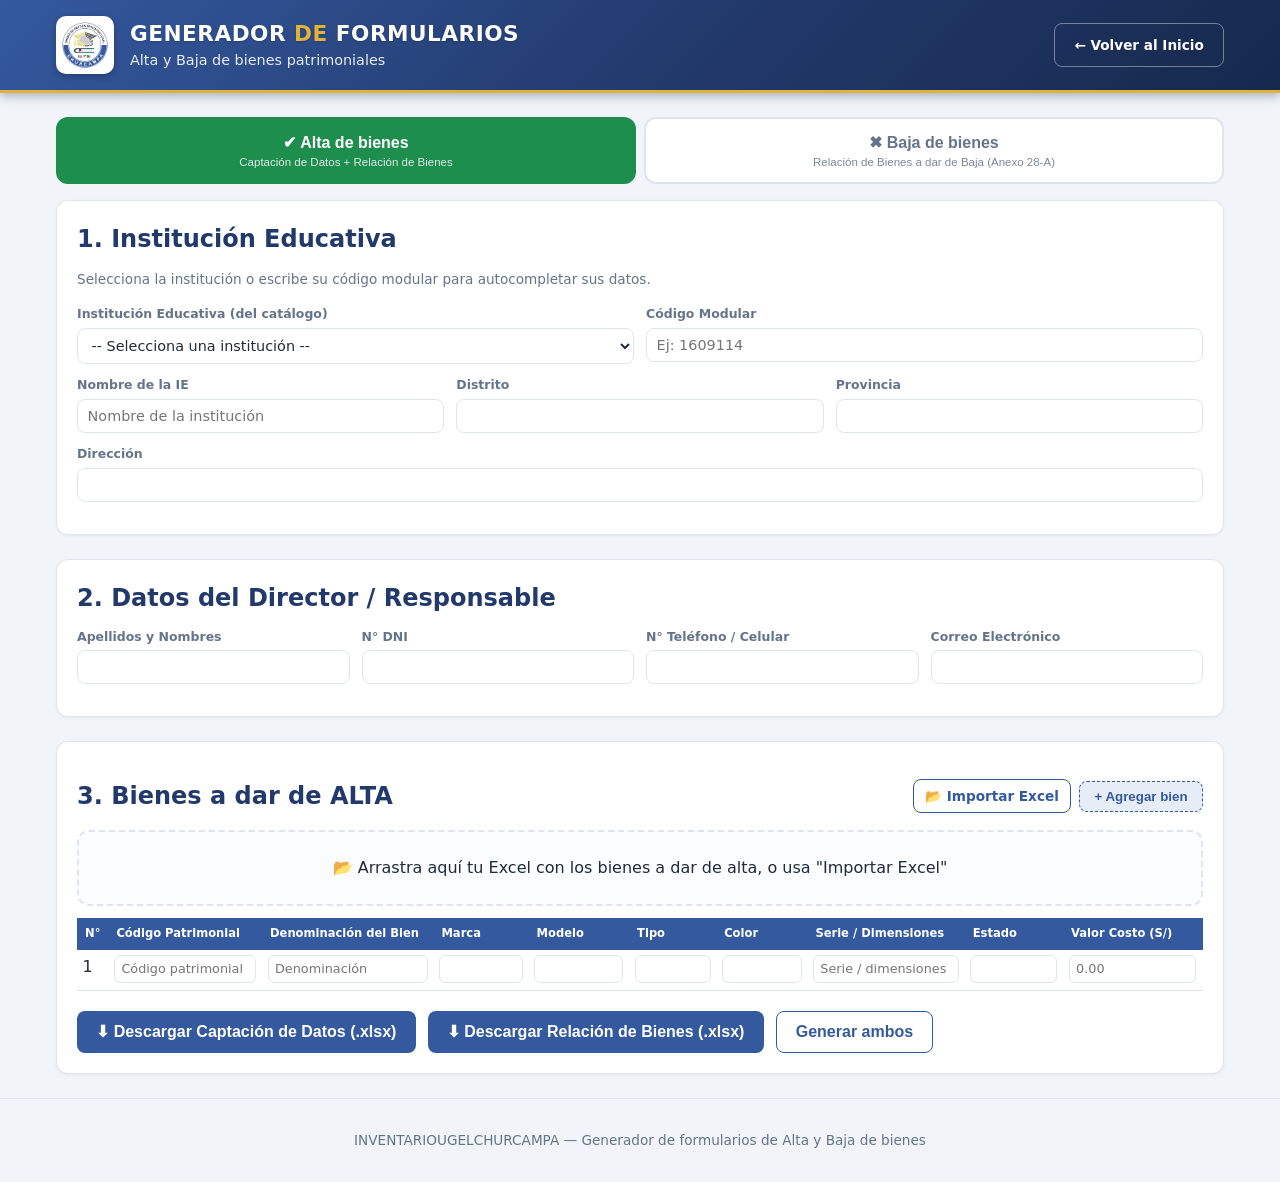
<file: formulario.html>
<!DOCTYPE html>
<html lang="es">
<head>
  <meta charset="UTF-8">
  <meta name="viewport" content="width=device-width, initial-scale=1.0">
  <title>Generador de Formularios - INVENTARIOUGELCHURCAMPA</title>
  <meta name="theme-color" content="#34599f">
  <link rel="icon" type="image/png" href="icon-192.png">
  <link rel="stylesheet" href="styles.css">
  <script src="https://cdn.sheetjs.com/xlsx-0.20.2/package/dist/xlsx.full.min.js"></script>
  <style>
    .form-page { max-width: 1200px; margin: 1.5rem auto; padding: 0 1rem; }
    .f-row { display: grid; grid-template-columns: repeat(auto-fit, minmax(180px, 1fr)); gap: 0.75rem; margin-bottom: 0.75rem; }
    .f-field { display: flex; flex-direction: column; gap: 0.25rem; }
    .f-field label { font-size: 0.78rem; color: var(--muted); font-weight: 600; }
    .f-field input, .f-field select, .f-field textarea {
      padding: 0.5rem 0.6rem; border: 1px solid var(--border); border-radius: 8px;
      font-size: 0.9rem; font-family: inherit; background: #fff; color: var(--text);
    }
    .f-field input:focus, .f-field select:focus { outline: none; border-color: var(--primary); }
    .bienes-head { display: flex; align-items: center; justify-content: space-between; margin: 1rem 0 0.5rem; gap: 1rem; flex-wrap: wrap; }
    .bienes-table-wrap { overflow-x: auto; }
    table.bienes-table { width: 100%; border-collapse: collapse; min-width: 1700px; }
    .bienes-table th { background: var(--primary); color: #fff; padding: 0.45rem 0.5rem; font-size: 0.72rem; text-align: left; white-space: nowrap; position: sticky; top: 0; }
    .bienes-table td { padding: 0.3rem 0.35rem; border-bottom: 1px solid var(--border); vertical-align: top; }
    .bienes-table input, .bienes-table select { width: 100%; padding: 0.35rem 0.4rem; border: 1px solid var(--border); border-radius: 6px; font-size: 0.8rem; font-family: inherit; }
    .bienes-table td.btn-col { width: 40px; text-align: center; }
    .btn-rem { background: var(--danger); color: #fff; border: none; border-radius: 6px; cursor: pointer; width: 26px; height: 26px; font-size: 1rem; line-height: 1; }
    .btn-add { border: 1px dashed var(--primary); color: var(--primary); background: var(--primary-light); padding: 0.45rem 0.9rem; border-radius: 8px; cursor: pointer; font-weight: 600; }
    .acciones { display: flex; gap: 0.75rem; flex-wrap: wrap; margin-top: 1.25rem; }
    .result-box { margin-top: 1rem; }
    .drop-zone { border: 2px dashed var(--border); border-radius: 12px; padding: 1.5rem; text-align: center; cursor: pointer; transition: background 0.2s; }
    .drop-zone.drag-over { background: var(--primary-light); border-color: var(--primary); }
    .tabs { display: flex; gap: 0.5rem; margin-bottom: 1rem; flex-wrap: wrap; }
    .tab { flex: 1; min-width: 180px; padding: 0.9rem 1rem; border: 2px solid var(--border); border-radius: 12px;
      background: #fff; cursor: pointer; font-weight: 700; font-size: 1rem; color: var(--muted); transition: all 0.15s; text-align: center; }
    .tab.active { background: var(--primary); color: #fff; border-color: var(--primary); }
    .tab.alt.active { background: #1e8e4e; border-color: #1e8e4e; }
    .tab.baja.active { background: var(--danger); border-color: var(--danger); }
    .tab-note { display: block; font-size: 0.72rem; font-weight: 500; margin-top: 0.2rem; opacity: 0.85; }
  </style>
</head>
<body>
  <header class="app-header">
    <div class="header-inner">
      <div class="brand">
        <img src="logo.png" alt="Logo UGEL Churcampa" class="brand-logo">
        <div>
          <h1>GENERADOR <span class="accent">DE</span> FORMULARIOS</h1>
          <p class="subtitle">Alta y Baja de bienes patrimoniales</p>
        </div>
      </div>
      <a href="index.html" class="btn btn-ghost" style="color: #fff; border-color: rgba(255,255,255,0.4); text-decoration: none; font-size: 0.85rem;">
        &#8592; Volver al Inicio
      </a>
    </div>
  </header>

  <main class="form-page">
    <div class="tabs">
      <button id="tabAlta" class="tab alt active" type="button">
        &#10004; Alta de bienes
        <span class="tab-note">Captación de Datos + Relación de Bienes</span>
      </button>
      <button id="tabBaja" class="tab baja" type="button">
        &#10006; Baja de bienes
        <span class="tab-note">Relación de Bienes a dar de Baja (Anexo 28-A)</span>
      </button>
    </div>

    <section class="card">
      <h2>1. Institución Educativa</h2>
      <p class="resumen-sub">Selecciona la institución o escribe su código modular para autocompletar sus datos.</p>

      <div class="f-row">
        <div class="f-field" style="flex: 2;">
          <label for="ieSelect">Institución Educativa (del catálogo)</label>
          <select id="ieSelect"></select>
        </div>
        <div class="f-field">
          <label for="ieCodMod">Código Modular</label>
          <input type="text" id="ieCodMod" placeholder="Ej: 1609114">
        </div>
      </div>
      <div class="f-row">
        <div class="f-field" style="flex: 3;"><label>Nombre de la IE</label><input type="text" id="ieNombre" placeholder="Nombre de la institución"></div>
        <div class="f-field"><label>Distrito</label><input type="text" id="ieDistrito"></div>
        <div class="f-field"><label>Provincia</label><input type="text" id="ieProvincia"></div>
      </div>
      <div class="f-row">
        <div class="f-field" style="flex: 3;"><label>Dirección</label><input type="text" id="ieDireccion"></div>
      </div>
    </section>

    <section class="card">
      <h2>2. Datos del Director / Responsable</h2>
      <div class="f-row">
        <div class="f-field" style="flex: 2;"><label>Apellidos y Nombres</label><input type="text" id="dirNombre"></div>
        <div class="f-field"><label>N° DNI</label><input type="text" id="dirDni"></div>
        <div class="f-field"><label>N° Teléfono / Celular</label><input type="text" id="dirTel"></div>
        <div class="f-field" style="flex: 2;"><label>Correo Electrónico</label><input type="text" id="dirEmail"></div>
      </div>
    </section>

    <section class="card" id="cardAlta">
      <div class="bienes-head">
        <h2 style="margin:0;">3. Bienes a dar de ALTA</h2>
        <div style="display:flex; gap:0.5rem; align-items:center;">
          <label id="importLabelAlta" class="btn btn-ghost btn-sm" style="cursor:pointer; margin:0;">&#128194; Importar Excel</label>
          <input type="file" id="importFileAlta" accept=".xls,.xlsx,csv" hidden>
          <button id="addRowBtnAlta" class="btn-add" type="button">+ Agregar bien</button>
        </div>
      </div>
      <div id="dropZoneAlta" class="drop-zone" style="margin-bottom:0.75rem;">
        <p style="margin:0;">&#128194; Arrastra aquí tu Excel con los bienes a dar de alta, o usa "Importar Excel"</p>
      </div>
      <div class="bienes-table-wrap">
        <table class="bienes-table" id="bienesTableAlta">
          <thead>
            <tr>
              <th>N°</th><th>Código Patrimonial</th><th>Denominación del Bien</th><th>Marca</th><th>Modelo</th>
              <th>Tipo</th><th>Color</th><th>Serie / Dimensiones</th><th>Estado</th>
              <th>Valor Costo (S/)</th><th>Cant.</th><th>Valor Total (S/)</th><th>Causal / Motivo de Alta</th><th>Observaciones</th><th></th>
            </tr>
          </thead>
          <tbody id="bienesBodyAlta"></tbody>
        </table>
      </div>
      <div class="acciones">
        <button id="genCaptacion" class="btn btn-primary">&#11015; Descargar Captación de Datos (.xlsx)</button>
        <button id="genRelacion" class="btn btn-primary">&#11015; Descargar Relación de Bienes (.xlsx)</button>
        <button id="genAmbos" class="btn btn-ghost">Generar ambos</button>
      </div>
    </section>

    <section class="card" id="cardBaja" hidden>
      <div class="bienes-head">
        <h2 style="margin:0;">3. Bienes a dar de BAJA</h2>
        <div style="display:flex; gap:0.5rem; align-items:center;">
          <label id="importLabelBaja" class="btn btn-ghost btn-sm" style="cursor:pointer; margin:0;">&#128194; Importar Excel</label>
          <input type="file" id="importFileBaja" accept=".xls,.xlsx,csv" hidden>
          <button id="addRowBtnBaja" class="btn-add" type="button">+ Agregar bien</button>
        </div>
      </div>
      <div id="dropZoneBaja" class="drop-zone" style="margin-bottom:0.75rem;">
        <p style="margin:0;">&#128194; Arrastra aquí tu Excel con los bienes a dar de baja, o usa "Importar Excel"</p>
      </div>
      <div class="bienes-table-wrap">
        <table class="bienes-table" id="bienesTableBaja">
          <thead>
            <tr>
              <th>N°</th><th>Código Patrimonial</th><th>Denominación del Bien</th><th>Cant.</th>
              <th>Marca</th><th>Modelo</th>
              <th>Tipo</th><th>Color</th><th>Serie / Dimensiones</th><th>N° Placa</th><th>N° Motor</th>
              <th>N° Chasis</th><th>Año Fabr.</th><th>Estado</th><th>Valor en Libros (S/)</th>
              <th>V.Neto Sim. Nuevo VSN (S/)</th><th>Vida Útil Rest. P (años)</th><th>Grado de Operat. G (%)</th><th>Factor Deprec. (%)</th>
              <th>Causal de Baja</th><th>Ubicación</th><th></th>
            </tr>
          </thead>
          <tbody id="bienesBodyBaja"></tbody>
        </table>
      </div>
      <div class="acciones">
        <button id="genBaja" class="btn btn-primary">&#11015; Descargar Relación de Bienes a dar de Baja (.xlsx)</button>
      </div>
      <div class="acciones">
        <button id="gen17A" class="btn btn-primary">&#11015; Descargar Anexo 17-A (Muebles y Enseres) (.xlsx)</button>
        <button id="gen17B" class="btn btn-primary">&#11015; Descargar Anexo 17-B (Maquinaria y Equipo) (.xlsx)</button>
        <button id="genBajaTodo" class="btn btn-ghost">Descargar los 3 de baja</button>
      </div>
      <p class="resumen-sub" style="margin-top:0.75rem;">
        <strong>Valorización 17-A:</strong> VA unitario = VSN &times; Factor de depreciación.
        <strong>17-B:</strong> R=10%&times;VSN; T=E+P (E=años transcurridos desde el año de fabricación); D=(VSN-R)&times;E/T; VC unitario=(VSN-D)&times;G; Total=unitario&times;cantidad.
        La edad E se calcula automáticamente del <em>Año de fabricación</em>.
      </p>
    </section>

    <div id="result" class="result-box" hidden></div>
  </main>

  <footer class="app-footer">
    <p>INVENTARIOUGELCHURCAMPA &mdash; Generador de formularios de Alta y Baja de bienes</p>
  </footer>

  <script src="instituciones.js"></script>
  <script src="formulario.js"></script>
  <script>
    if ("serviceWorker" in navigator) {
      window.addEventListener("load", function () {
        navigator.serviceWorker.register("sw.js").catch(function (err) {
          console.error("Error al registrar el service worker:", err);
        });
      });
    }
  </script>
</body>
</html>
</file>
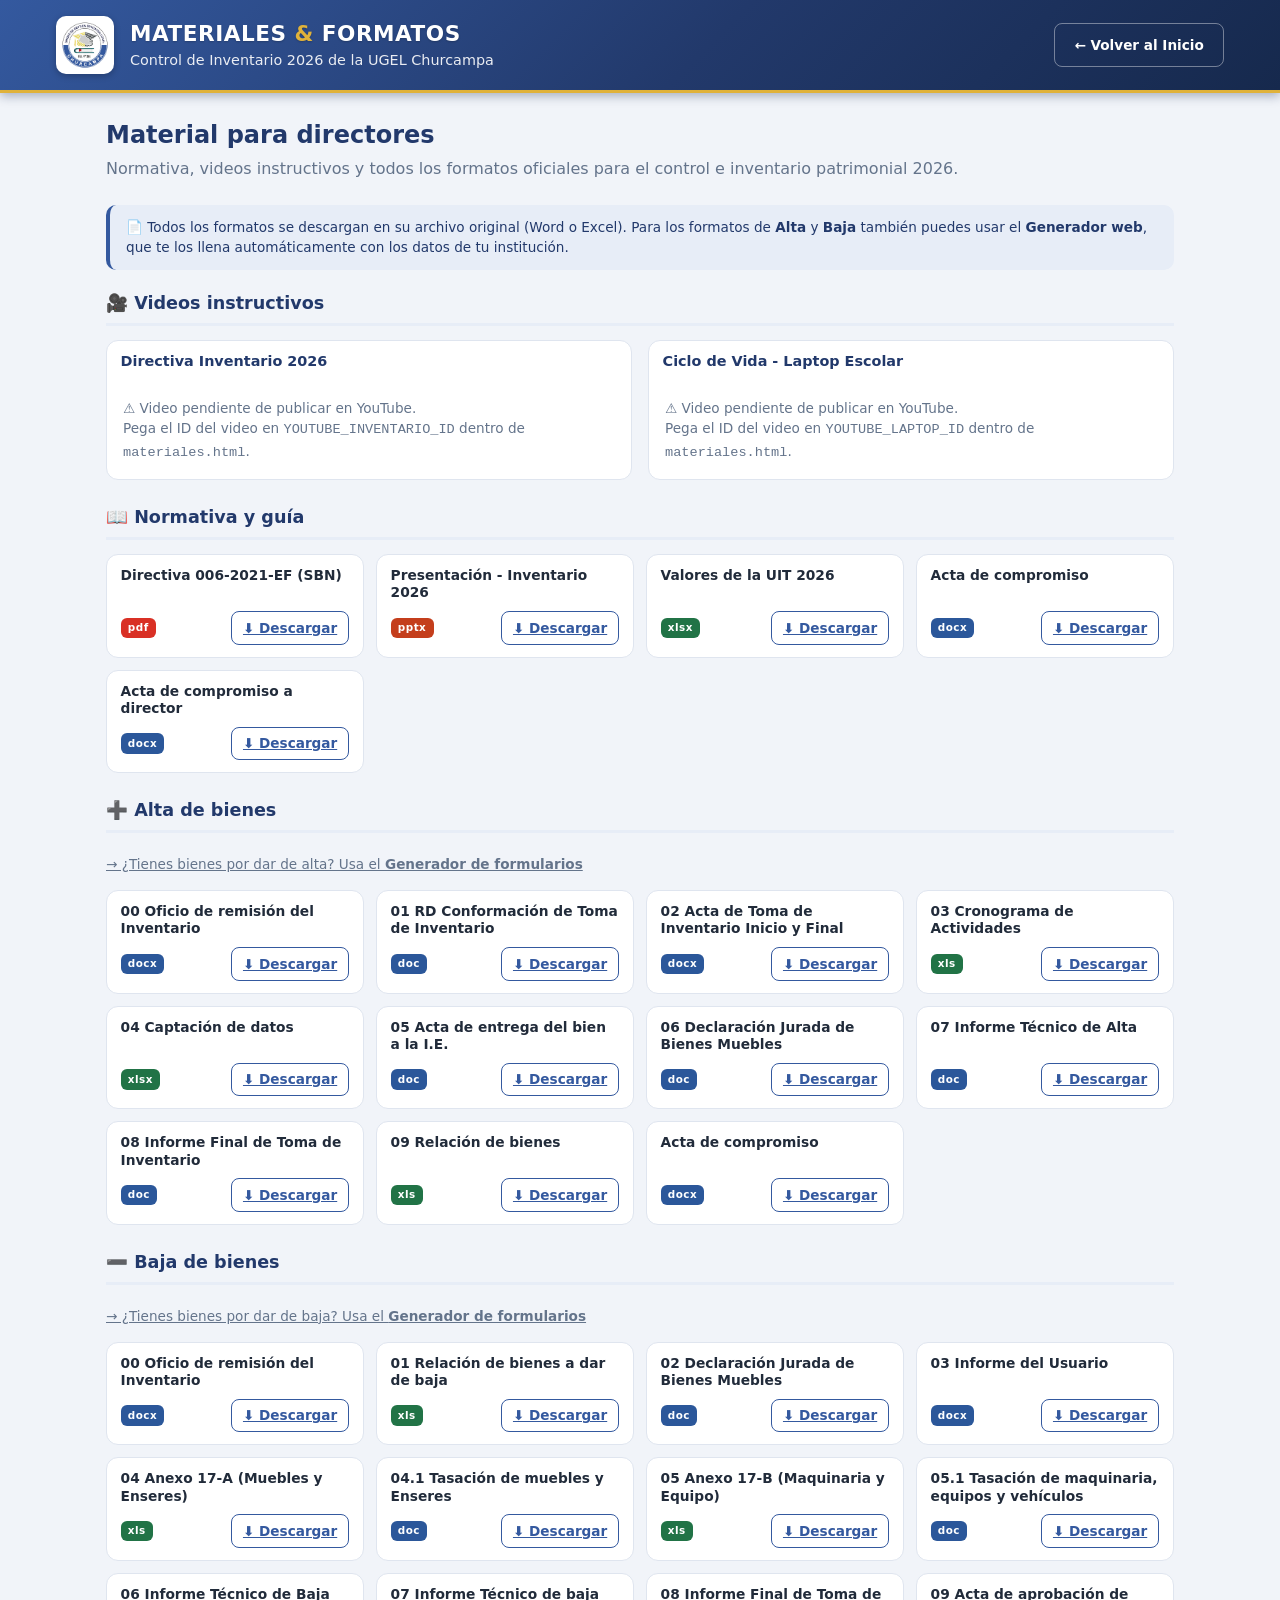
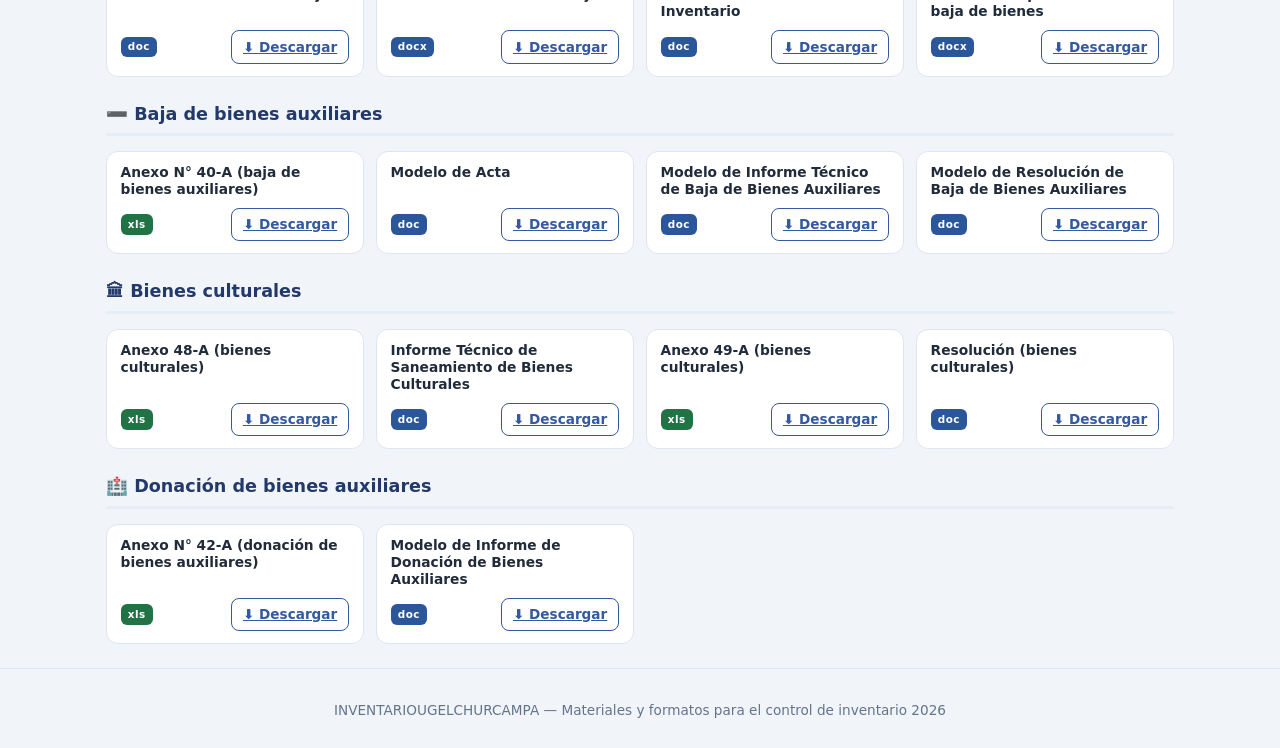
<file: materiales.html>
<!DOCTYPE html>
<html lang="es">
<head>
  <meta charset="UTF-8">
  <meta name="viewport" content="width=device-width, initial-scale=1.0">
  <title>Materiales y Formatos - INVENTARIOUGELCHURCAMPA</title>
  <meta name="description" content="Materiales, formatos y normativa para el control de inventario 2026 de los directores de la UGEL Churcampa.">
  <meta name="theme-color" content="#34599f">
  <link rel="icon" type="image/png" href="icon-192.png">
  <link rel="stylesheet" href="styles.css">
  <style>
    .mat-page { max-width: 1100px; margin: 1.5rem auto; padding: 0 1rem; }
    .mat-head { margin-bottom: 1.5rem; }
    .mat-head h2 { color: var(--primary-dark); margin: 0 0 0.25rem; }
    .mat-head p { color: var(--muted); margin: 0; }
    section.mat-sec { margin-bottom: 1.5rem; }
    .mat-sec > h3 { display: flex; align-items: center; gap: 0.5rem; color: var(--primary-dark);
      border-bottom: 3px solid var(--primary-light); padding-bottom: 0.4rem; margin: 0 0 0.9rem; font-size: 1.1rem; }
    .mat-grid { display: grid; grid-template-columns: repeat(auto-fill, minmax(250px, 1fr)); gap: 0.75rem; }
    .mat-card { border: 1px solid var(--border); border-radius: 12px; padding: 0.75rem 0.85rem;
      display: flex; flex-direction: column; justify-content: space-between; gap: 0.6rem; background: #fff; }
    .mat-card .mat-name { font-size: 0.86rem; font-weight: 600; color: var(--text); line-height: 1.25; }
    .mat-card .mat-row { display: flex; align-items: center; justify-content: space-between; gap: 0.5rem; }
    .ext { font-size: 0.65rem; font-weight: 800; padding: 0.15rem 0.45rem; border-radius: 6px; color: #fff; letter-spacing: 0.5px; }
    .ext-doc { background: #2b579a; } .ext-xls { background: #217346; } .ext-pdf { background: #d93025; } .ext-ppt { background: #c43e1c; }
    .mat-desc { font-size: 0.75rem; color: var(--muted); }
    .videos { display: grid; grid-template-columns: repeat(auto-fit, minmax(320px, 1fr)); gap: 1rem; }
    .video-box { border: 1px solid var(--border); border-radius: 12px; overflow: hidden; background: #fff; }
    .video-box .video-title { padding: 0.6rem 0.85rem; font-weight: 700; font-size: 0.9rem; color: var(--primary-dark); }
    .video-box iframe { width: 100%; aspect-ratio: 16/9; border: 0; display: block; }
    .aviso { background: var(--primary-light); color: var(--primary-dark); border-radius: 10px; padding: 0.75rem 1rem;
      font-size: 0.85rem; margin-bottom: 1.25rem; border-left: 4px solid var(--primary); }
    .gen-link { display: inline-block; margin-top: 0.4rem; }
  </style>
</head>
<body>
  <header class="app-header">
    <div class="header-inner">
      <div class="brand">
        <img src="logo.png" alt="Logo UGEL Churcampa" class="brand-logo">
        <div>
          <h1>MATERIALES <span class="accent">&amp;</span> FORMATOS</h1>
          <p class="subtitle">Control de Inventario 2026 de la UGEL Churcampa</p>
        </div>
      </div>
      <a href="index.html" class="btn btn-ghost" style="color: #fff; border-color: rgba(255,255,255,0.4); text-decoration: none; font-size: 0.85rem;">
        &#8592; Volver al Inicio
      </a>
    </div>
  </header>

  <main class="mat-page">
    <div class="mat-head">
      <h2>Material para directores</h2>
      <p>Normativa, videos instructivos y todos los formatos oficiales para el control e inventario patrimonial 2026.</p>
    </div>

    <div class="aviso">
      &#128196; Todos los formatos se descargan en su archivo original (Word o Excel). Para los formatos de
      <strong>Alta</strong> y <strong>Baja</strong> también puedes usar el <strong>Generador web</strong>, que te los
      llena automáticamente con los datos de tu institución.
    </div>

    <!-- VIDEOS -->
    <section class="mat-sec" id="seccion-videos">
      <h3>&#127909; Videos instructivos</h3>
      <div class="videos" id="videosGrid"></div>
    </section>

    <!-- NORMATIVA -->
    <section class="mat-sec" id="seccion-normativa">
      <h3>&#128214; Normativa y guía</h3>
      <div class="mat-grid" id="grid-normativa"></div>
    </section>

    <!-- ALTA -->
    <section class="mat-sec" id="seccion-alta">
      <h3>&#10133; Alta de bienes</h3>
      <a class="gen-link resumen-sub" href="formulario.html">&#8594; ¿Tienes bienes por dar de alta? Usa el <strong>Generador de formularios</strong></a>
      <div class="mat-grid" id="grid-alta"></div>
    </section>

    <!-- BAJA -->
    <section class="mat-sec" id="seccion-baja">
      <h3>&#10134; Baja de bienes</h3>
      <a class="gen-link resumen-sub" href="formulario.html">&#8594; ¿Tienes bienes por dar de baja? Usa el <strong>Generador de formularios</strong></a>
      <div class="mat-grid" id="grid-baja"></div>
    </section>

    <!-- BAJA AUXILIARES -->
    <section class="mat-sec" id="seccion-baux">
      <h3>&#10134; Baja de bienes auxiliares</h3>
      <div class="mat-grid" id="grid-baux"></div>
    </section>

    <!-- BIENES CULTURALES -->
    <section class="mat-sec" id="seccion-cult">
      <h3>&#127963; Bienes culturales</h3>
      <div class="mat-grid" id="grid-cult"></div>
    </section>

    <!-- DONACION -->
    <section class="mat-sec" id="seccion-don">
      <h3>&#127973; Donación de bienes auxiliares</h3>
      <div class="mat-grid" id="grid-don"></div>
    </section>
  </main>

  <footer class="app-footer">
    <p>INVENTARIOUGELCHURCAMPA &mdash; Materiales y formatos para el control de inventario 2026</p>
  </footer>

  <script>
    // ============================================================
    // VIDEOS DE YOUTUBE (no listados)
    // Sube los 2 videos a YouTube y pega aqui su ID (la parte
    // despues de "watch?v=" en la URL).
    // ============================================================
    var YOUTUBE_INVENTARIO_ID = ""; // Video "Directiva Inventario 2026"
    var YOUTUBE_LAPTOP_ID = "";     // Video "Ciclo de Vida Laptop Escolar"

    var ARCHIVOS = {
      normativa: [
        { n: "Directiva 006-2021-EF (SBN)", r: "materiales/normativa/Directiva 006-2021-EF.pdf" },
        { n: "Presentación - Inventario 2026", r: "materiales/normativa/Inventario 2026.pptx" },
        { n: "Valores de la UIT 2026", r: "materiales/normativa/UIT.xlsx" },
        { n: "Acta de compromiso", r: "materiales/normativa/Acta de compromiso.docx" },
        { n: "Acta de compromiso a director", r: "materiales/normativa/Acta de Compromiso a director.docx" }
      ],
      alta: [
        { n: "00 Oficio de remisión del Inventario", r: "materiales/alta/00 Oficio de remisión del Inventario.docx" },
        { n: "01 RD Conformación de Toma de Inventario", r: "materiales/alta/01 RD Conformación de Toma de Inventario.doc" },
        { n: "02 Acta de Toma de Inventario Inicio y Final", r: "materiales/alta/02 Acta de Toma de Inventario Inicio y Final.docx" },
        { n: "03 Cronograma de Actividades", r: "materiales/alta/03 Cronograma de Actividades.xls" },
        { n: "04 Captación de datos", r: "materiales/alta/04 Captación de datos.xlsx" },
        { n: "05 Acta de entrega del bien a la I.E.", r: "materiales/alta/05 Acta de entrega del bien a la I.E..doc" },
        { n: "06 Declaración Jurada de Bienes Muebles", r: "materiales/alta/06 Declaración Jurada de Bienes Muebles.doc" },
        { n: "07 Informe Técnico de Alta", r: "materiales/alta/07 Informe Técnico de Alta.doc" },
        { n: "08 Informe Final de Toma de Inventario", r: "materiales/alta/08 Informe Final de Toma de Inventario.doc" },
        { n: "09 Relación de bienes", r: "materiales/alta/09 Relacion de bienes.xls" },
        { n: "Acta de compromiso", r: "materiales/alta/Acta de compromiso.docx" }
      ],
      baja: [
        { n: "00 Oficio de remisión del Inventario", r: "materiales/baja/00 Oficio de remisión del Inventario.docx" },
        { n: "01 Relación de bienes a dar de baja", r: "materiales/baja/01 Relacion de bienes a dar de baja.xls" },
        { n: "02 Declaración Jurada de Bienes Muebles", r: "materiales/baja/02 Declaración Jurada de Bienes Muebles.doc" },
        { n: "03 Informe del Usuario", r: "materiales/baja/03 Informe del Usuario.docx" },
        { n: "04 Anexo 17-A (Muebles y Enseres)", r: "materiales/baja/04 17-A Muebles y Enseres.xls" },
        { n: "04.1 Tasación de muebles y Enseres", r: "materiales/baja/04.1 Tasación de muebles y Enseres.doc" },
        { n: "05 Anexo 17-B (Maquinaria y Equipo)", r: "materiales/baja/05 17-B Maquinaria y Equipo.xls" },
        { n: "05.1 Tasación de maquinaria, equipos y vehículos", r: "materiales/baja/05.1 Tasación de maquinaria, equipos y vehiculos.doc" },
        { n: "06 Informe Técnico de Baja", r: "materiales/baja/06 Informe Técnico de Baja.doc" },
        { n: "07 Informe Técnico de baja", r: "materiales/baja/07 Informe Técnico de baja.docx" },
        { n: "08 Informe Final de Toma de Inventario", r: "materiales/baja/08 Informe Final de Toma de Inventario.doc" },
        { n: "09 Acta de aprobación de baja de bienes", r: "materiales/baja/09 Acta aprobacion baja de bienes.docx" }
      ],
      baux: [
        { n: "Anexo N° 40-A (baja de bienes auxiliares)", r: "materiales/baja-auxiliares/ANEXO N° 40-A.xls" },
        { n: "Modelo de Acta", r: "materiales/baja-auxiliares/MODELO DE ACTA.doc" },
        { n: "Modelo de Informe Técnico de Baja de Bienes Auxiliares", r: "materiales/baja-auxiliares/MODELO DE INFORME TECNICO DE BAJA DE BIENES AUXILIARES.doc" },
        { n: "Modelo de Resolución de Baja de Bienes Auxiliares", r: "materiales/baja-auxiliares/MODELO DE RESOLUCION DE BAJA DE BIENES AUXILIAR.doc" }
      ],
      cult: [
        { n: "Anexo 48-A (bienes culturales)", r: "materiales/bienes-culturales/ANEXO 48/ANEXO N°48-A.xls" },
        { n: "Informe Técnico de Saneamiento de Bienes Culturales", r: "materiales/bienes-culturales/ANEXO 48/MODELO DE INFORME TECNICO DE SANEAMIENTO DE BIENES CULTURALES.doc" },
        { n: "Anexo 49-A (bienes culturales)", r: "materiales/bienes-culturales/ANEXO 49/ANEXO N°48-A.xls" },
        { n: "Resolución (bienes culturales)", r: "materiales/bienes-culturales/ANEXO 49/resol.doc" }
      ],
      don: [
        { n: "Anexo N° 42-A (donación de bienes auxiliares)", r: "materiales/donacion/ANEXO N° 42-A.xls" },
        { n: "Modelo de Informe de Donación de Bienes Auxiliares", r: "materiales/donacion/MODELO DE INFORME DE DONACION DE BIENES AUXILIARES.doc" }
      ]
    };

    function badgeExt(ruta) {
      var ext = (ruta.split(".").pop() || "").toLowerCase();
      var map = { doc: "doc", docx: "docx", xls: "xls", xlsx: "xlsx", pdf: "pdf", pptx: "pptx" };
      var cls = { doc: "ext-doc", docx: "ext-doc", xls: "ext-xls", xlsx: "ext-xls", pdf: "ext-pdf", pptx: "ext-ppt" };
      return '<span class="ext ' + (cls[ext] || "ext-doc") + '">' + (map[ext] || ext) + "</span>";
    }

    function renderGrid(idGrid, seccion) {
      var grid = document.getElementById(idGrid);
      if (!grid) return;
      (ARCHIVOS[seccion] || []).forEach(function (a) {
        var url = encodeURI(a.r);
        var card = document.createElement("div");
        card.className = "mat-card";
        card.innerHTML =
          '<div class="mat-name">' + a.n + "</div>" +
          '<div class="mat-row">' +
            badgeExt(a.r) +
            '<a class="btn btn-ghost btn-sm" href="' + url + '" download style="margin:0;">&#11015; Descargar</a>' +
          "</div>";
        grid.appendChild(card);
      });
    }

    function renderVideos() {
      var grid = document.getElementById("videosGrid");
      if (!grid) return;
      var vids = [
        { id: YOUTUBE_INVENTARIO_ID, t: "Directiva Inventario 2026" },
        { id: YOUTUBE_LAPTOP_ID, t: "Ciclo de Vida - Laptop Escolar" }
      ];
      vids.forEach(function (v) {
        var box = document.createElement("div");
        box.className = "video-box";
        if (v.id) {
          box.innerHTML =
            '<div class="video-title">' + v.t + "</div>" +
            '<iframe src="https://www.youtube.com/embed/' + encodeURIComponent(v.id) + '?rel=0" title="' + v.t +
            '" allow="accelerometer; autoplay; clipboard-write; encrypted-media; gyroscope; picture-in-picture" allowfullscreen></iframe>';
        } else {
          box.innerHTML =
            '<div class="video-title">' + v.t + "</div>" +
            '<div style="padding:1rem;color:var(--muted);font-size:0.85rem;">&#9888; Video pendiente de publicar en YouTube.<br>' +
            'Pega el ID del video en <code>YOUTUBE_' + (v.t.indexOf("2026") >= 0 ? "INVENTARIO" : "LAPTOP") +
            '_ID</code> dentro de <code>materiales.html</code>.</div>';
        }
        grid.appendChild(box);
      });
    }

    renderVideos();
    renderGrid("grid-normativa", "normativa");
    renderGrid("grid-alta", "alta");
    renderGrid("grid-baja", "baja");
    renderGrid("grid-baux", "baux");
    renderGrid("grid-cult", "cult");
    renderGrid("grid-don", "don");

    if ("serviceWorker" in navigator) {
      window.addEventListener("load", function () {
        navigator.serviceWorker.register("sw.js").catch(function () {});
      });
    }
  </script>
</body>
</html>
</file>
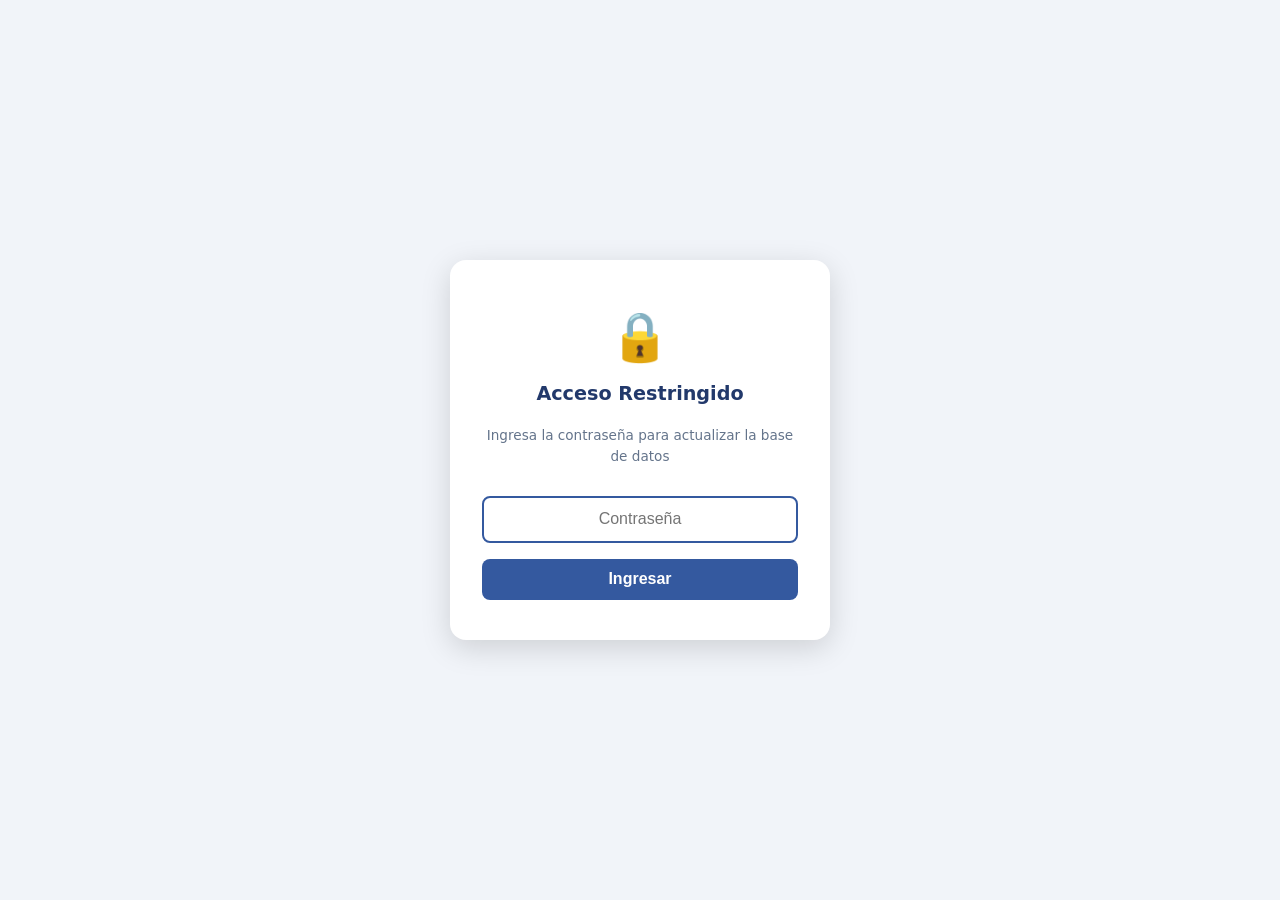
<file: upload.html>
<!DOCTYPE html>
<html lang="es">
<head>
  <meta charset="UTF-8">
  <meta name="viewport" content="width=device-width, initial-scale=1.0">
  <title>Actualizar Base de Datos - INVENTARIOUGELCHURCAMPA</title>
  <meta name="theme-color" content="#34599f">
  <link rel="icon" type="image/png" href="icon-192.png">
  <link rel="stylesheet" href="styles.css">
  <script src="https://cdn.sheetjs.com/xlsx-0.20.2/package/dist/xlsx.full.min.js"></script>
  <style>
    .auth-overlay {
      position: fixed; top: 0; left: 0; width: 100%; height: 100%;
      background: var(--bg); display: flex; align-items: center; justify-content: center;
      z-index: 9999;
    }
    .auth-box {
      background: var(--card); border-radius: 16px; padding: 2.5rem 2rem;
      box-shadow: 0 8px 30px rgba(0,0,0,0.15); text-align: center; max-width: 380px; width: 90%;
    }
    .auth-box h2 { margin-top: 0; color: var(--primary-dark); font-size: 1.2rem; }
    .auth-box .lock-icon { font-size: 3rem; margin-bottom: 0.5rem; }
    .auth-box input[type="password"] {
      width: 100%; padding: 0.8rem; font-size: 1rem; border: 2px solid var(--border);
      border-radius: 8px; outline: none; text-align: center; margin: 1rem 0;
    }
    .auth-box input[type="password"]:focus { border-color: var(--primary); }
    .auth-error { color: var(--danger); font-size: 0.85rem; margin-bottom: 0.5rem; display: none; }
    .auth-content { display: none; }
  </style>
</head>
<body>
  <div id="authOverlay" class="auth-overlay">
    <div class="auth-box">
      <div class="lock-icon">&#128274;</div>
      <h2>Acceso Restringido</h2>
      <p style="color: var(--muted); font-size: 0.85rem;">Ingresa la contraseña para actualizar la base de datos</p>
      <input type="password" id="authPassword" placeholder="Contraseña" autofocus>
      <div id="authError" class="auth-error">Contraseña incorrecta. Intenta de nuevo.</div>
      <button id="authBtn" class="btn btn-primary" style="width: 100%;">Ingresar</button>
    </div>
  </div>

  <div id="authContent" class="auth-content">
    <header class="app-header">
      <div class="header-inner">
        <div class="brand">
          <img src="logo.png" alt="Logo UGEL Churcampa" class="brand-logo">
          <div>
            <h1>ACTUALIZAR <span class="accent">BASE</span> DE DATOS</h1>
            <p class="subtitle">Importar inventario desde archivo Excel</p>
          </div>
        </div>
        <a href="index.html" class="btn btn-ghost" style="color: #fff; border-color: rgba(255,255,255,0.4); text-decoration: none;">
          &#8592; Volver al Inicio
        </a>
      </div>
    </header>

    <main class="container">
      <section class="card">
        <h2>Subir Archivo Excel (.xls / .xlsx)</h2>
        <p style="color: var(--muted); margin-top: 0; font-size: 0.9rem;">
          El archivo debe contener las hojas: SEDE, CETPRO, PRONOEI, CEBE, CEBA, INICIAL, PRIMARIA, SECUNDARIA.
          Las columnas requeridas son: CODIGO PATRIMONIAL, DENOMINACION BIEN, TIPO, NOMBRE AREA, ESTADO BIEN, CONDICION, entre otras.
        </p>

        <div id="dropZone" class="drop-zone">
          <div class="drop-icon">&#128194;</div>
          <p>Arrastra el archivo Excel aquí</p>
          <p style="font-size: 0.8rem; color: var(--muted);">o haz clic para seleccionar</p>
          <input type="file" id="fileInput" accept=".xls,.xlsx" hidden>
        </div>

        <div id="status" class="status-msg" hidden></div>
        <div id="progress" class="progress-bar" hidden>
          <div id="progressFill" class="progress-fill"></div>
        </div>

        <div id="preview" class="preview-box" hidden>
          <h3>Vista Previa</h3>
          <div id="previewContent"></div>
          <button id="confirmBtn" class="btn btn-primary" style="margin-top: 1rem;">
            Confirmar e Importar Datos
          </button>
        </div>

        <div id="result" class="result-box" hidden></div>
      </section>

      <section class="card">
        <h2>Estado Actual de la Base de Datos</h2>
        <div id="currentDataInfo"></div>
      </section>
    </main>

    <footer class="app-footer">
      <p>INVENTARIOUGELCHURCAMPA &mdash; Actualización de base de datos</p>
    </footer>
  </div>

  <script>
    (function() {
      "use strict";

      var CORRECT_PASSWORD = "Inventarios@3mil";
      var DB_NAME = "InventarioUGELDB";
      var DB_VERSION = 1;
      var STORE_NAME = "dataStore";

      var authOverlay = document.getElementById("authOverlay");
      var authContent = document.getElementById("authContent");
      var authPassword = document.getElementById("authPassword");
      var authBtn = document.getElementById("authBtn");
      var authError = document.getElementById("authError");

      function checkAuth() {
        var saved = sessionStorage.getItem("UGEL_AUTH_OK");
        if (saved === "1") {
          authOverlay.style.display = "none";
          authContent.style.display = "block";
          initUpload();
        }
      }

      function doLogin() {
        var pass = authPassword.value;
        if (pass === CORRECT_PASSWORD) {
          sessionStorage.setItem("UGEL_AUTH_OK", "1");
          authOverlay.style.display = "none";
          authContent.style.display = "block";
          authError.style.display = "none";
          initUpload();
        } else {
          authError.style.display = "block";
          authPassword.value = "";
          authPassword.focus();
        }
      }

      authBtn.addEventListener("click", doLogin);
      authPassword.addEventListener("keydown", function(e) {
        if (e.key === "Enter") doLogin();
      });

      checkAuth();

      function openDB() {
        return new Promise(function(resolve, reject) {
          var req = indexedDB.open(DB_NAME, DB_VERSION);
          req.onupgradeneeded = function(e) {
            var db = e.target.result;
            if (!db.objectStoreNames.contains(STORE_NAME)) {
              db.createObjectStore(STORE_NAME);
            }
          };
          req.onsuccess = function(e) { resolve(e.target.result); };
          req.onerror = function(e) { reject(e.target.error); };
        });
      }

      function dbPut(key, value) {
        return openDB().then(function(db) {
          return new Promise(function(resolve, reject) {
            var tx = db.transaction(STORE_NAME, "readwrite");
            tx.objectStore(STORE_NAME).put(value, key);
            tx.oncomplete = function() { resolve(); };
            tx.onerror = function(e) { reject(e.target.error); };
          });
        });
      }

      function dbGet(key) {
        return openDB().then(function(db) {
          return new Promise(function(resolve, reject) {
            var tx = db.transaction(STORE_NAME, "readonly");
            var req = tx.objectStore(STORE_NAME).get(key);
            req.onsuccess = function() { resolve(req.result); };
            req.onerror = function(e) { reject(e.target.error); };
          });
        });
      }

      function dbDelete(key) {
        return openDB().then(function(db) {
          return new Promise(function(resolve, reject) {
            var tx = db.transaction(STORE_NAME, "readwrite");
            tx.objectStore(STORE_NAME)["delete"](key);
            tx.oncomplete = function() { resolve(); };
            tx.onerror = function(e) { reject(e.target.error); };
          });
        });
      }

      function initUpload() {
        var SHEETS = ["SEDE", "CETPRO", "PRONOEI", "CEBE", "CEBA", "INICIAL", "PRIMARIA", "SECUNDARIA"];
        var KEEP = [
          ["CODIGO PATRIMONIAL", "cod"],
          ["DENOMINACION BIEN", "bien"],
          ["TIPO", "tipo"],
          ["NRO DOC ADQUISICION", "doc"],
          ["FECHA ADQUISICION", "fecha"],
          ["VALOR ADQUISICION", "vadq"],
          ["VALOR NETO", "vneto"],
          ["NOMBRE AREA", "area"],
          ["ESTADO BIEN", "estado"],
          ["CONDICION", "cond"],
          ["MARCA", "marca"],
          ["MODELO", "modelo"],
          ["SERIE", "serie"],
          ["COLOR", "color"],
          ["APELLIDO PATERNO", "ap"],
          ["APELLIDO MATERNO", "am"],
          ["NOMBRES", "nom"]
        ];
        var CATEGORIA = {
          "SEDE": "SEDE / UGEL",
          "CETPRO": "CETPRO",
          "PRONOEI": "PRONOEI",
          "CEBE": "CEBE",
          "CEBA": "CEBA",
          "INICIAL": "INICIAL",
          "PRIMARIA": "PRIMARIA",
          "SECUNDARIA": "SECUNDARIA"
        };
        var VALORES_LIMPIO = ["sin marca", "sin modelo", "sin serie", "sin medidas", "sin caracteristicas", "no indica", "nan", "sin informacion"];

        var dropZone = document.getElementById("dropZone");
        var fileInput = document.getElementById("fileInput");
        var status = document.getElementById("status");
        var progress = document.getElementById("progress");
        var progressFill = document.getElementById("progressFill");
        var preview = document.getElementById("preview");
        var previewContent = document.getElementById("previewContent");
        var confirmBtn = document.getElementById("confirmBtn");
        var result = document.getElementById("result");
        var currentDataInfo = document.getElementById("currentDataInfo");

        function showStatus(msg, type) {
          status.hidden = false;
          status.textContent = msg;
          status.className = "status-msg status-" + (type || "info");
        }

        function showProgress(pct) {
          progress.hidden = false;
          progressFill.style.width = pct + "%";
        }

        function hideProgress() {
          progress.hidden = true;
          progressFill.style.width = "0%";
        }

        function limpiar(v) {
          if (v == null) return "";
          var s = String(v).trim();
          if (!s) return "";
          if (VALORES_LIMPIO.indexOf(s.toLowerCase()) !== -1) return "";
          return s;
        }

        function extraerRegistros(sheet, sheetName) {
          var headers = [];
          var data = [];
          sheet.forEach(function(row, idx) {
            if (idx === 0) {
              headers = row.map(function(c) { return String(c || "").trim().toUpperCase(); });
            } else {
              data.push(row);
            }
          });

          var regs = [];
          data.forEach(function(row) {
            var r = { cat: CATEGORIA[sheetName] || sheetName };
            KEEP.forEach(function(pair) {
              var colName = pair[0];
              var key = pair[1];
              var colIdx = headers.indexOf(colName.toUpperCase());
              if (colIdx !== -1) {
                var v = limpiar(row[colIdx]);
                if (v) r[key] = v;
              }
            });
            if (r.bien || r.cod) regs.push(r);
          });
          return regs;
        }

        function procesarExcel(file) {
          showStatus("Leyendo archivo Excel...", "info");
          showProgress(10);

          var reader = new FileReader();
          reader.onload = function(e) {
            try {
              showProgress(30);
              var data = new Uint8Array(e.target.result);
              var workbook = XLSX.read(data, { type: "array" });

              showProgress(50);
              var totalRegistros = 0;
              var institucionesMap = {};
              var todos = [];

              SHEETS.forEach(function(sheetName) {
                if (workbook.Sheets[sheetName]) {
                  var sheet = XLSX.utils.sheet_to_json(workbook.Sheets[sheetName], { header: 1, defval: "" });
                  var regs = extraerRegistros(sheet, sheetName);
                  regs.forEach(function(r) {
                    todos.push(r);
                    if (r.area) {
                      if (!institucionesMap[r.area]) {
                        institucionesMap[r.area] = { nombre: r.area, cat: r.cat };
                      }
                    }
                  });
                }
              });

              showProgress(80);

              var instituciones = Object.keys(institucionesMap).map(function(k) {
                return institucionesMap[k];
              }).sort(function(a, b) {
                return a.nombre.toLowerCase().localeCompare(b.nombre.toLowerCase());
              });

              totalRegistros = todos.length;

              showProgress(100);
              hideProgress();

              showStatus("Archivo procesado correctamente", "success");

              previewContent.innerHTML =
                "<p><strong>Registros encontrados:</strong> " + totalRegistros.toLocaleString("es-PE") + "</p>" +
                "<p><strong>Instituciones únicas:</strong> " + instituciones.length + "</p>" +
                "<p><strong>Hoja detectada:</strong> " + workbook.SheetNames.join(", ") + "</p>";
              preview.hidden = false;

              confirmBtn.onclick = function() {
                showStatus("Guardando datos...", "info");
                confirmBtn.disabled = true;

                var datos = { registros: todos, instituciones: instituciones };

                Promise.all([
                  dbPut("customData", datos),
                  dbPut("customDate", new Date().toISOString())
                ]).then(function() {
                  result.hidden = false;
                  result.className = "result-box result-success";
                  result.innerHTML =
                    "<h3>&#10004; Datos importados correctamente</h3>" +
                    "<p><strong>" + totalRegistros.toLocaleString("es-PE") + "</strong> registros de <strong>" + instituciones.length + "</strong> instituciones</p>" +
                    "<p>Los datos se actualizaron en tiempo real. <a href='index.html' style='color: var(--primary); font-weight: 700;'>Ver Inventario &rarr;</a></p>";
                  confirmBtn.disabled = false;
                  showCurrentDataInfo();
                }).catch(function(err) {
                  result.hidden = false;
                  result.className = "result-box result-error";
                  result.innerHTML = "<h3>Error al guardar</h3><p>" + err.message + "</p>";
                  confirmBtn.disabled = false;
                });
              };
            } catch (err) {
              hideProgress();
              showStatus("Error al procesar el archivo: " + err.message, "error");
            }
          };
          reader.readAsArrayBuffer(file);
        }

        function showCurrentDataInfo() {
          dbGet("customData").then(function(custom) {
            return dbGet("customDate").then(function(date) {
              if (custom) {
                currentDataInfo.innerHTML =
                  "<p style='color: var(--primary); font-weight: 700; margin-bottom: 0.5rem;'>&#128274; Base de datos personalizada activa</p>" +
                  "<p><strong>Registros:</strong> " + custom.registros.length.toLocaleString("es-PE") + "</p>" +
                  "<p><strong>Instituciones:</strong> " + custom.instituciones.length + "</p>" +
                  "<p><strong>Fecha de importación:</strong> " + (date ? new Date(date).toLocaleString("es-PE") : "N/A") + "</p>" +
                  "<button id='clearDataBtn' class='btn btn-ghost btn-sm' style='margin-top: 0.5rem; color: var(--danger); border-color: var(--danger);'>Restaurar datos originales</button>";
                document.getElementById("clearDataBtn").onclick = function() {
                  Promise.all([
                    dbDelete("customData"),
                    dbDelete("customDate")
                  ]).then(function() {
                    showCurrentDataInfo();
                    showStatus("Datos originales restaurados", "success");
                  });
                };
              } else {
                currentDataInfo.innerHTML = "<p style='color: var(--muted);'>Usando datos originales del proyecto (data.js)</p>";
              }
            });
          }).catch(function() {
            currentDataInfo.innerHTML = "<p style='color: var(--muted);'>Usando datos originales del proyecto (data.js)</p>";
          });
        }

        dropZone.addEventListener("click", function() { fileInput.click(); });
        dropZone.addEventListener("dragover", function(e) { e.preventDefault(); dropZone.classList.add("drag-over"); });
        dropZone.addEventListener("dragleave", function() { dropZone.classList.remove("drag-over"); });
        dropZone.addEventListener("drop", function(e) {
          e.preventDefault();
          dropZone.classList.remove("drag-over");
          var files = e.dataTransfer.files;
          if (files.length) procesarExcel(files[0]);
        });
        fileInput.addEventListener("change", function() {
          if (fileInput.files.length) procesarExcel(fileInput.files[0]);
        });

        showCurrentDataInfo();
      }
    })();
  </script>
</body>
</html>
</file>
<file: styles.css>
:root {
  --primary: #34599f;
  --primary-dark: #22396b;
  --primary-deep: #16294d;
  --primary-light: #e7edf7;
  --accent: #e0b23a;
  --accent-dark: #c9982a;
  --bg: #f1f4f9;
  --card: #ffffff;
  --text: #212b3a;
  --muted: #64748b;
  --border: #dfe5ef;
  --danger: #bf1522;
}

* { box-sizing: border-box; }

body {
  margin: 0;
  font-family: "Segoe UI", "Segoe UI Variable", system-ui, -apple-system, Arial, sans-serif;
  background: var(--bg);
  color: var(--text);
  line-height: 1.5;
}

/* Header */
.app-header {
  background: linear-gradient(135deg, var(--primary) 0%, var(--primary-dark) 55%, var(--primary-deep) 100%);
  color: #fff;
  padding: 1rem 0;
  box-shadow: 0 3px 10px rgba(22,41,77,0.35);
  border-bottom: 3px solid var(--accent);
}
.header-inner {
  max-width: 1200px;
  margin: 0 auto;
  padding: 0 1rem;
  display: flex;
  align-items: center;
  justify-content: space-between;
  gap: 1rem;
  flex-wrap: wrap;
}
.brand { display: flex; align-items: center; gap: 1rem; }
.brand-logo {
  width: 58px; height: 58px;
  border-radius: 10px;
  object-fit: contain;
  background: #ffffff;
  padding: 4px;
  box-shadow: 0 2px 6px rgba(0,0,0,0.25);
}
.app-header h1 {
  margin: 0;
  font-size: 1.35rem;
  letter-spacing: 0.5px;
  color: #fff;
  text-shadow: 0 1px 2px rgba(0,0,0,0.2);
}
.app-header h1 span.accent {
  color: var(--accent);
}
.subtitle { margin: 0; opacity: 0.9; font-size: 0.9rem; }

.loading { display: flex; align-items: center; gap: 0.5rem; font-size: 0.9rem; }
.spinner {
  width: 18px; height: 18px; border-radius: 50%;
  border: 3px solid rgba(255,255,255,0.3);
  border-top-color: #fff;
  animation: spin 0.8s linear infinite;
}
@keyframes spin { to { transform: rotate(360deg); } }

/* Boton de instalacion (PWA) */
.btn-install {
  display: inline-flex;
  align-items: center;
  gap: 0.5rem;
  background: var(--accent);
  color: #fff;
  border: none;
  border-radius: 8px;
  padding: 0.6rem 0.9rem;
  font-size: 0.9rem;
  font-weight: 700;
  cursor: pointer;
  box-shadow: 0 2px 6px rgba(0,0,0,0.25);
  transition: background 0.2s ease, transform 0.1s ease;
}
.btn-install:hover { background: var(--accent-dark); }
.btn-install:active { transform: translateY(1px); }
.btn-install .install-icon {
  display: inline-flex;
  align-items: center;
  justify-content: center;
  width: 22px; height: 22px;
  border-radius: 50%;
  background: rgba(255,255,255,0.25);
  font-size: 1rem;
  line-height: 1;
}
@media (max-width: 600px) {
  .btn-install { width: 100%; justify-content: center; }
}

.container { max-width: 1200px; margin: 1.5rem auto; padding: 0 1rem; }

/* ---------- Resumen global por tipo de bien ---------- */
.resumen-head {
  display: flex;
  align-items: baseline;
  justify-content: space-between;
  gap: 1rem;
  flex-wrap: wrap;
}
.resumen-total {
  font-size: 0.85rem;
  font-weight: 600;
  color: var(--primary);
  background: var(--primary-light);
  padding: 0.25rem 0.7rem;
  border-radius: 999px;
}
.resumen-sub {
  margin: 0.25rem 0 1rem;
  color: var(--muted);
  font-size: 0.85rem;
}
.ie-resumen-block {
  margin: 0.5rem 0;
  border: 1px solid var(--border);
  border-radius: 10px;
  background: #fbfcff;
  padding: 0.25rem 0.9rem;
}
.ie-resumen-head {
  display: flex;
  align-items: center;
  justify-content: space-between;
  gap: 1rem;
  cursor: pointer;
  list-style: none;
  padding: 0.6rem 0;
  user-select: none;
}
.ie-resumen-head::-webkit-details-marker { display: none; }
.ie-resumen-head h3 {
  margin: 0;
  font-size: 1.05rem;
  color: var(--text);
}
.ie-resumen-hint {
  font-size: 0.78rem;
  color: var(--primary);
  font-weight: 600;
}
.ie-resumen-block[open] .ie-resumen-hint::before { content: "\25BC "; }
.ie-resumen-block:not([open]) .ie-resumen-hint::before { content: "\25B6 "; }
#ieResumenCards {
  margin: 0 0 0.75rem;
}
.resumen-cards {
  display: grid;
  grid-template-columns: repeat(auto-fill, minmax(160px, 1fr));
  gap: 0.75rem;
  margin-bottom: 1.25rem;
}
.resumen-card {
  border: 1px solid var(--border);
  border-top: 4px solid var(--primary);
  border-radius: 10px;
  padding: 0.75rem 0.9rem;
  text-align: center;
  background: #fff;
}
.resumen-num {
  font-size: 1.5rem;
  font-weight: 800;
  line-height: 1.1;
}
.resumen-label {
  font-size: 0.78rem;
  color: var(--muted);
  margin-top: 0.2rem;
}

.card {
  background: var(--card);
  border: 1px solid var(--border);
  border-radius: 12px;
  padding: 1.25rem;
  margin-bottom: 1.5rem;
  box-shadow: 0 1px 3px rgba(0,0,0,0.06);
}
.card h2 { margin-top: 0; margin-bottom: 0.75rem; color: var(--primary-dark); }

/* Search */
.search-row { display: flex; gap: 0.5rem; }
.search-row input {
  flex: 1;
  padding: 0.7rem 0.9rem;
  font-size: 1rem;
  border: 2px solid var(--border);
  border-radius: 8px;
  outline: none;
}
.search-row input:focus { border-color: var(--primary); }

.btn {
  padding: 0.7rem 1.2rem;
  font-size: 1rem;
  border: none;
  border-radius: 8px;
  cursor: pointer;
  transition: background 0.15s, transform 0.05s;
  font-weight: 600;
}
.btn:active { transform: scale(0.98); }
.btn-primary { background: var(--primary); color: #fff; }
.btn-primary:hover { background: var(--primary-dark); }
.btn-primary:disabled { background: #9e9e9e; cursor: not-allowed; }
.btn-ghost { background: transparent; color: var(--primary); border: 1px solid var(--primary); }
.btn-ghost:hover { background: var(--primary-light); }
.btn-sm { padding: 0.35rem 0.7rem; font-size: 0.85rem; }
.btn-ghost[aria-disabled="true"] {
  color: #9e9e9e;
  border-color: #ccc;
  background: transparent;
  cursor: not-allowed;
  pointer-events: none;
  text-decoration: line-through;
}
.btn-ghost[aria-disabled="true"]:hover { background: transparent; }

.result-count { margin-top: 0.75rem; font-size: 0.9rem; color: var(--muted); }

.inst-list {
  list-style: none;
  margin: 0.75rem 0 0;
  padding: 0;
  max-height: 420px;
  overflow-y: auto;
  border: 1px solid var(--border);
  border-radius: 8px;
}
.inst-list li {
  padding: 0.7rem 0.9rem;
  border-bottom: 1px solid var(--border);
  cursor: pointer;
  display: flex;
  justify-content: space-between;
  align-items: center;
  gap: 1rem;
}
.inst-list li:last-child { border-bottom: none; }
.inst-list li:hover { background: var(--primary-light); }
.inst-name { font-weight: 600; }
.inst-info { display: flex; flex-direction: column; gap: 0.15rem; min-width: 0; }
.inst-meta { font-size: 0.78rem; color: var(--muted); }
.inst-badge {
  flex-shrink: 0;
  font-size: 0.7rem;
  font-weight: 700;
  background: var(--primary-light);
  color: var(--primary-dark);
  padding: 0.2rem 0.55rem;
  border-radius: 999px;
  text-transform: uppercase;
  letter-spacing: 0.5px;
  border: 1px solid rgba(52,89,159,0.25);
}

.inst-meta-box {
  margin-top: 0.75rem;
  display: grid;
  grid-template-columns: repeat(auto-fit, minmax(160px, 1fr));
  gap: 0.4rem 1rem;
  background: #fafcfe;
  border: 1px solid var(--border);
  border-radius: 8px;
  padding: 0.75rem 0.9rem;
  max-width: 620px;
}
.inst-meta-row { display: flex; gap: 0.4rem; font-size: 0.8rem; }
.inst-meta-key { color: var(--muted); font-weight: 700; }
.inst-meta-val { color: var(--text); }

.empty {
  margin-top: 1rem;
  padding: 1.5rem;
  text-align: center;
  color: var(--muted);
  background: #fafafa;
  border: 1px dashed var(--border);
  border-radius: 8px;
}

/* Inventory */
.inv-header {
  display: flex;
  justify-content: space-between;
  align-items: flex-start;
  gap: 1rem;
  flex-wrap: wrap;
  margin-bottom: 1rem;
}
.inv-header h2 {
  margin: 0.4rem 0 0.2rem;
  font-size: 1.3rem;
  color: var(--primary-dark);
  padding-left: 0.6rem;
  border-left: 4px solid var(--accent);
}
.inst-cat {
  display: inline-block;
  font-size: 0.72rem; font-weight: 700;
  background: var(--primary-light);
  color: var(--primary-dark);
  padding: 0.2rem 0.6rem;
  border-radius: 999px;
  text-transform: uppercase;
  letter-spacing: 0.5px;
}
.inst-stats { display: flex; gap: 1rem; flex-wrap: wrap; }
.stat {
  text-align: center;
  background: #fafafa;
  border: 1px solid var(--border);
  border-radius: 8px;
  padding: 0.4rem 0.9rem;
  min-width: 70px;
}
.stat .num { font-size: 1.3rem; font-weight: 700; color: var(--primary); }
.stat .lbl { font-size: 0.7rem; color: var(--muted); text-transform: uppercase; letter-spacing: 0.5px; }

.filters {
  display: grid;
  grid-template-columns: repeat(auto-fit, minmax(160px, 1fr));
  gap: 0.75rem;
  margin-bottom: 1rem;
  padding: 0.9rem;
  background: #fafafa;
  border: 1px solid var(--border);
  border-radius: 8px;
}
.filter label {
  display: block;
  font-size: 0.75rem;
  font-weight: 700;
  color: var(--muted);
  text-transform: uppercase;
  letter-spacing: 0.5px;
  margin-bottom: 0.25rem;
}
.filter input, .filter select {
  width: 100%;
  padding: 0.5rem 0.6rem;
  font-size: 0.9rem;
  border: 1px solid var(--border);
  border-radius: 6px;
  outline: none;
  background: #fff;
}
.filter input:focus, .filter select:focus { border-color: var(--primary); }

.toolbar {
  display: flex;
  justify-content: space-between;
  align-items: center;
  margin-bottom: 0.75rem;
}
.shown-count { font-size: 0.85rem; color: var(--muted); }

.table-wrap { overflow-x: auto; border: 1px solid var(--border); border-radius: 8px; }
.inv-table {
  width: 100%;
  border-collapse: collapse;
  font-size: 0.85rem;
  background: #fff;
  min-width: 1000px;
}
.inv-table th {
  background: var(--primary);
  color: #fff;
  padding: 0.55rem 0.6rem;
  text-align: left;
  position: sticky;
  top: 0;
  white-space: nowrap;
}
.inv-table td {
  padding: 0.5rem 0.6rem;
  border-bottom: 1px solid var(--border);
  vertical-align: top;
}
.inv-table tbody tr:nth-child(even) { background: #fafcfa; }
.inv-table tbody tr:hover { background: var(--primary-light); }

/* Resaltado por tipo de condición (A=alta azul, B=baja roja) */
.inv-table tbody tr.fila-b {
  background: #fdecea !important;
  color: #9a1b1b;
}
.inv-table tbody tr.fila-b td {
  color: #9a1b1b;
  font-weight: 600;
}
.inv-table tbody tr.fila-b:hover { background: #fbdcd9 !important; }.inv-table tbody tr.fila-a {
  background: #eaf2fc !important;
  color: #1e4d8f;
}
.inv-table tbody tr.fila-a:hover { background: #dcebf8 !important; }

/* celda de condición destacada con píldora de color */
.inv-table td[data-col="cond"] { font-weight: 700; }
.inv-table tr.fila-b td[data-col="cond"] { color: #b71c1c; text-align: center; }
.inv-table tr.fila-a td[data-col="cond"] { color: #1565c0; text-align: center; }

.leyenda {
  display: flex;
  gap: 1.25rem;
  flex-wrap: wrap;
  margin: 0.5rem 0 0.75rem;
  font-size: 0.8rem;
  color: var(--muted);
}
.leyenda-item {
  display: inline-flex;
  align-items: center;
  gap: 0.4rem;
  font-weight: 600;
}
.leyenda-item i {
  width: 14px;
  height: 14px;
  border-radius: 3px;
  display: inline-block;
}
.leyenda-alta i { background: #eaf2fc; border: 1px solid #1565c0; }
.leyenda-baja i { background: #fdecea; border: 1px solid #b71c1c; }

.badge-estado {
  display: inline-block;
  padding: 0.1rem 0.5rem;
  border-radius: 999px;
  font-size: 0.72rem;
  font-weight: 700;
}
.est-B { background: #c8e6c9; color: #1b5e20; }
.est-R { background: #fff3cd; color: #856404; }
.est-N { background: #e3f2fd; color: #0d47a1; }

footer {
  text-align: center;
  padding: 1.1rem;
  color: var(--muted);
  font-size: 0.85rem;
  border-top: 1px solid var(--border);
}
footer .foot-brand {
  color: var(--primary-dark);
  font-weight: 700;
}

@media (max-width: 600px) {
  .header-inner { flex-direction: column; align-items: flex-start; }
  .search-row { flex-direction: column; }
}

/* Columnas ocultables */
.toolbar-actions { display: flex; gap: 0.5rem; flex-wrap: wrap; }

.col-panel {
  border: 1px solid var(--border);
  border-radius: 8px;
  background: #fafafa;
  padding: 0.75rem;
  margin-bottom: 0.75rem;
}
.col-list {
  display: flex;
  flex-wrap: wrap;
  gap: 0.4rem 1.1rem;
}
.col-item {
  display: flex;
  align-items: center;
  gap: 0.35rem;
  font-size: 0.84rem;
  cursor: pointer;
  user-select: none;
  white-space: nowrap;
}
.col-item input[type="checkbox"] {
  width: 15px; height: 15px;
  cursor: pointer;
  accent-color: var(--primary);
}

.inv-table .col-hidden > td { display: none; }

/* Upload page styles */
.drop-zone {
  border: 3px dashed var(--border);
  border-radius: 12px;
  padding: 3rem 2rem;
  text-align: center;
  cursor: pointer;
  transition: all 0.2s ease;
  background: #fafcfe;
  margin: 1rem 0;
}
.drop-zone:hover, .drop-zone.drag-over {
  border-color: var(--primary);
  background: var(--primary-light);
}
.drop-icon {
  font-size: 3rem;
  margin-bottom: 0.5rem;
}

.status-msg {
  padding: 0.8rem 1rem;
  border-radius: 8px;
  margin: 1rem 0;
  font-size: 0.9rem;
  font-weight: 600;
}
.status-info { background: var(--primary-light); color: var(--primary-dark); }
.status-success { background: #c8e6c9; color: #1b5e20; }
.status-error { background: #ffcdd2; color: #b71c1c; }

.progress-bar {
  height: 8px;
  background: var(--border);
  border-radius: 4px;
  overflow: hidden;
  margin: 1rem 0;
}
.progress-fill {
  height: 100%;
  background: linear-gradient(90deg, var(--primary), var(--accent));
  border-radius: 4px;
  transition: width 0.3s ease;
  width: 0%;
}

.preview-box {
  background: #fafcfe;
  border: 1px solid var(--border);
  border-radius: 8px;
  padding: 1.25rem;
  margin-top: 1rem;
}
.preview-box h3 {
  margin-top: 0;
  color: var(--primary-dark);
}

.result-box {
  border-radius: 8px;
  padding: 1.25rem;
  margin-top: 1rem;
}
.result-box h3 { margin-top: 0; }
.result-success { background: #c8e6c9; color: #1b5e20; border: 1px solid #a5d6a7; }
.result-error { background: #ffcdd2; color: #b71c1c; border: 1px solid #ef9a9a; }
</file>
